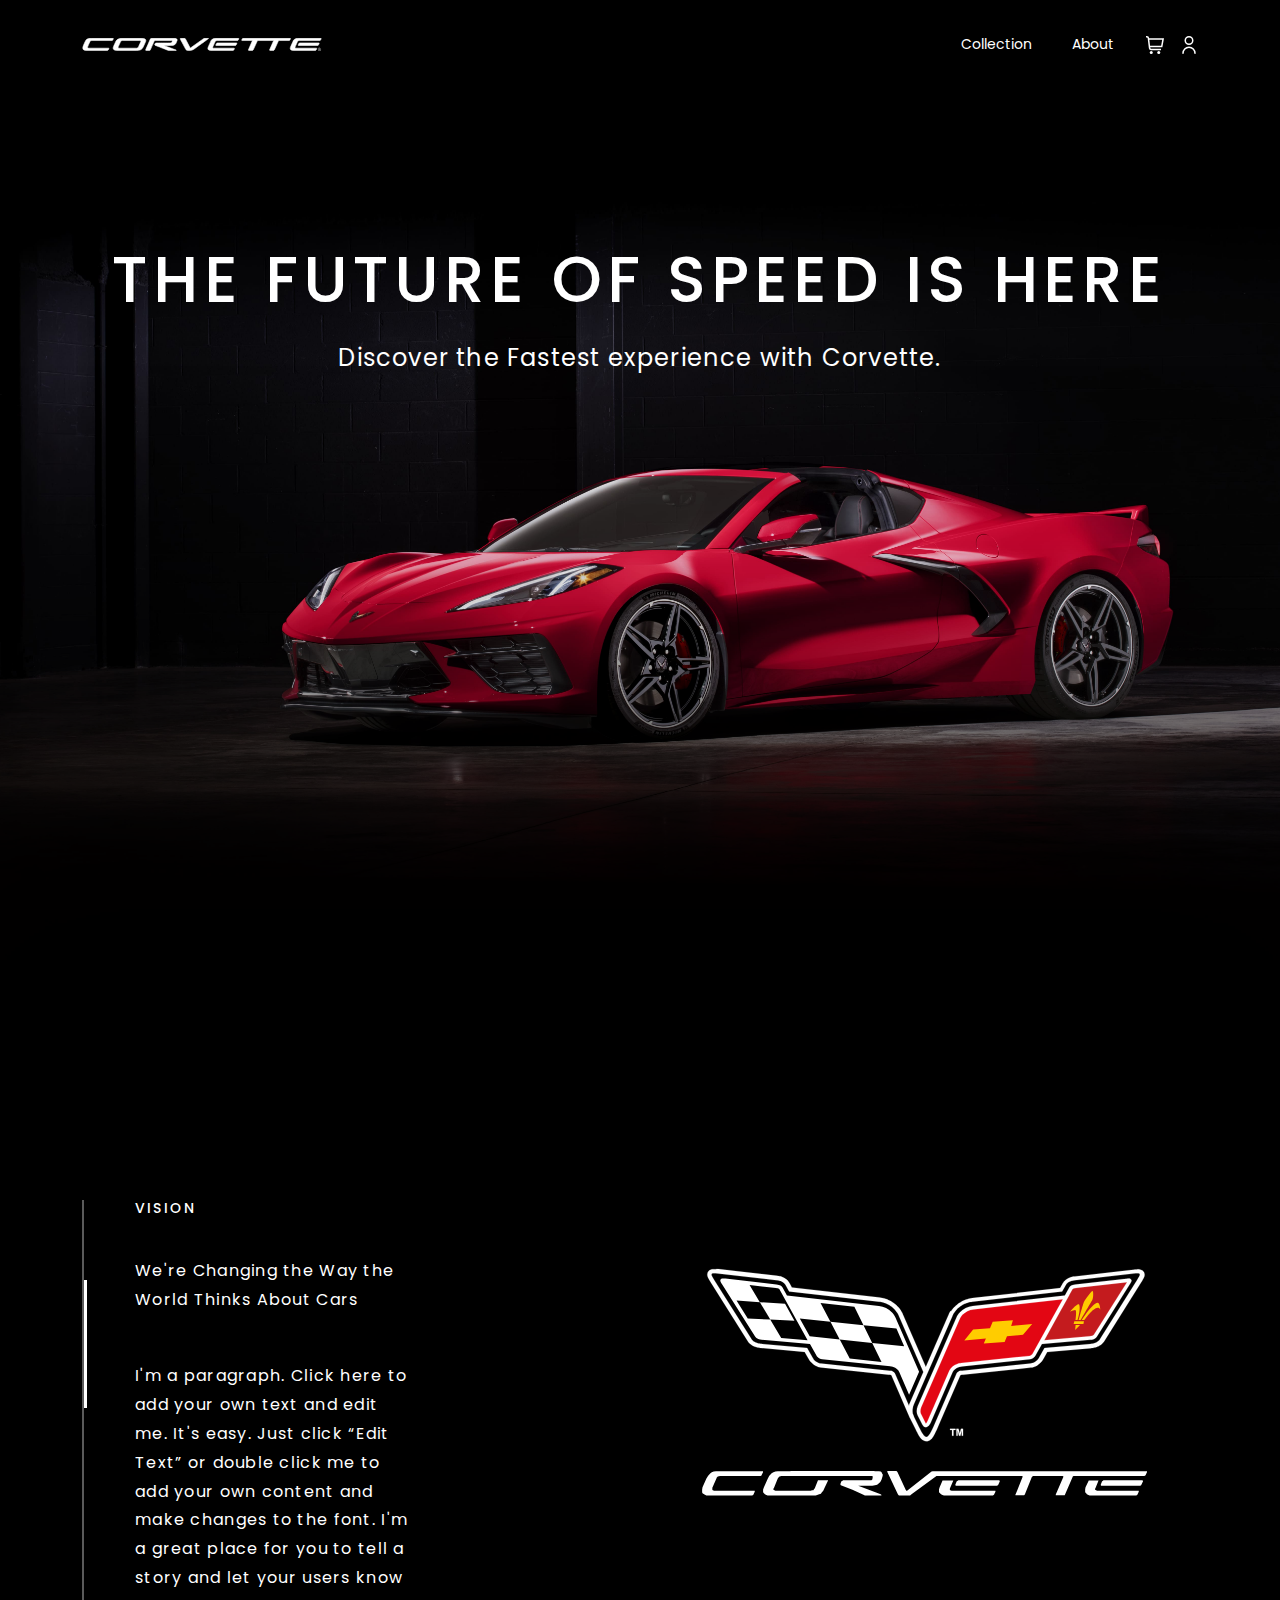
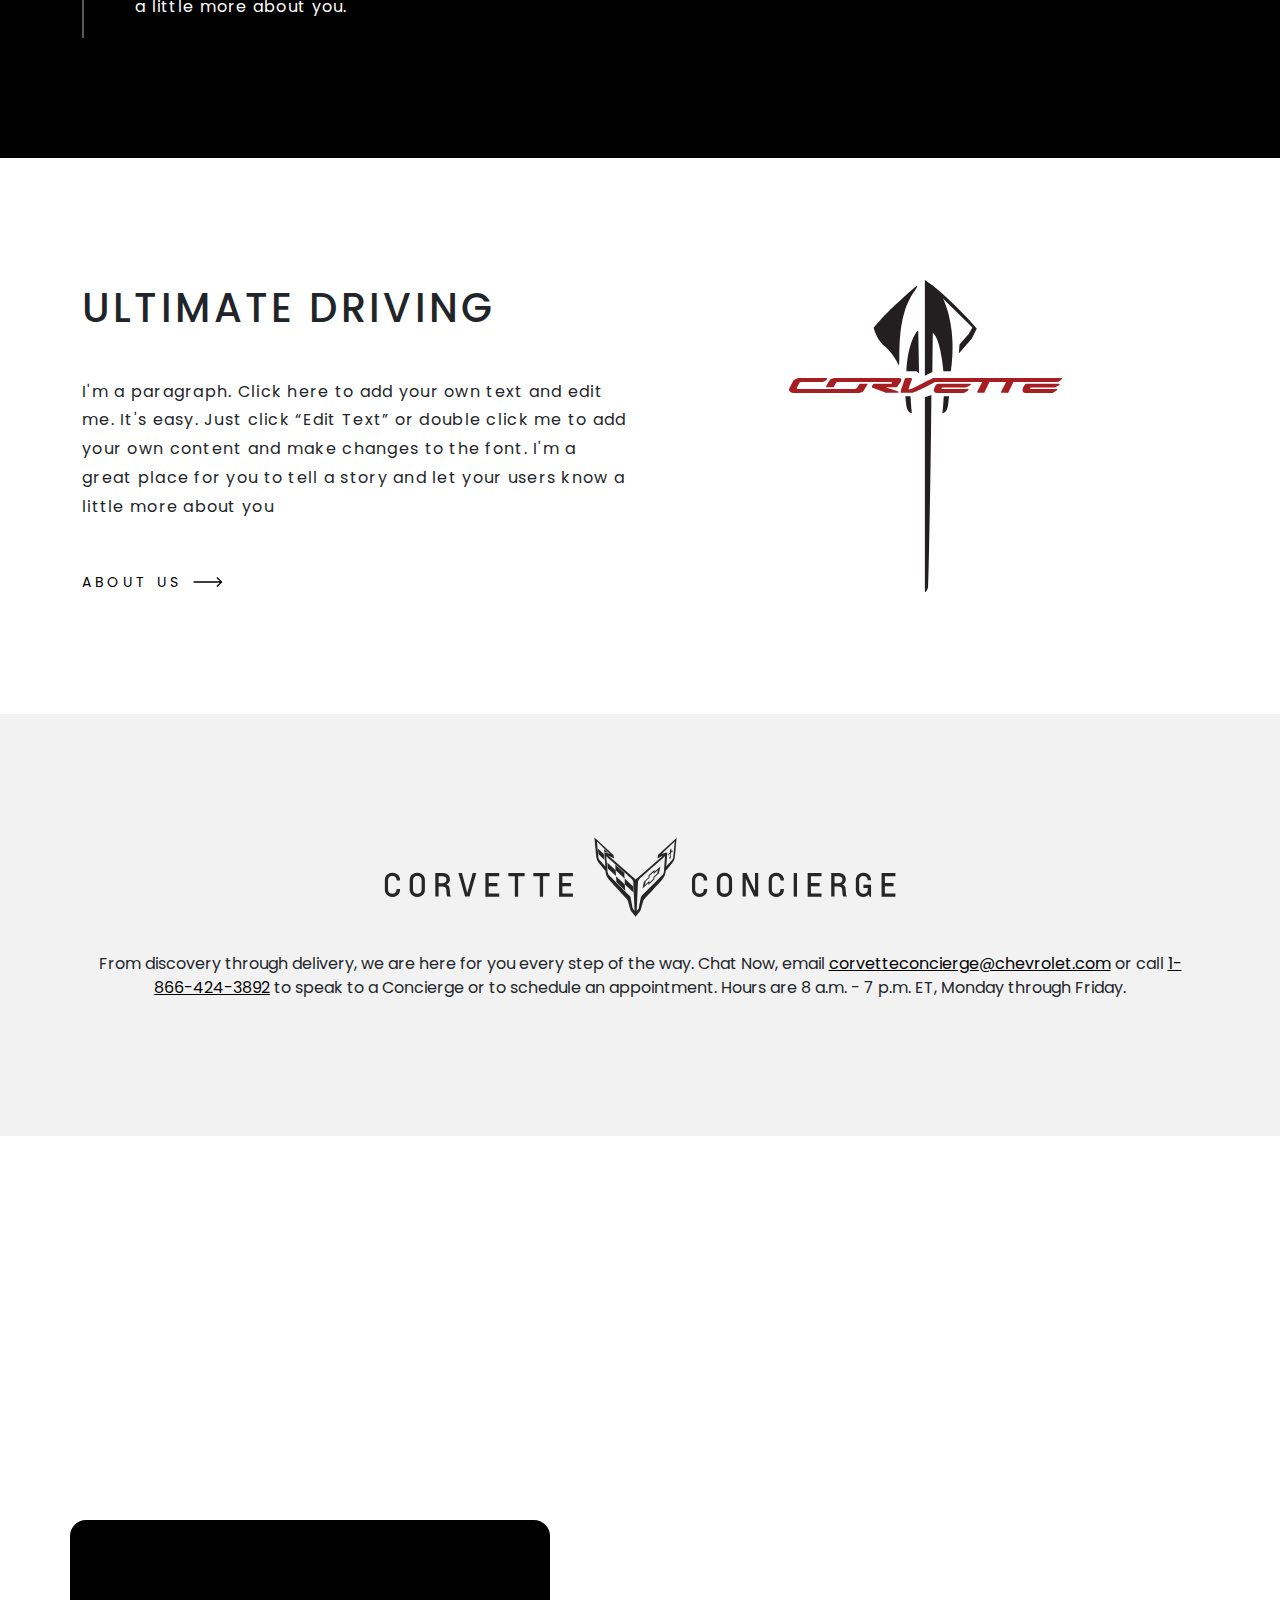
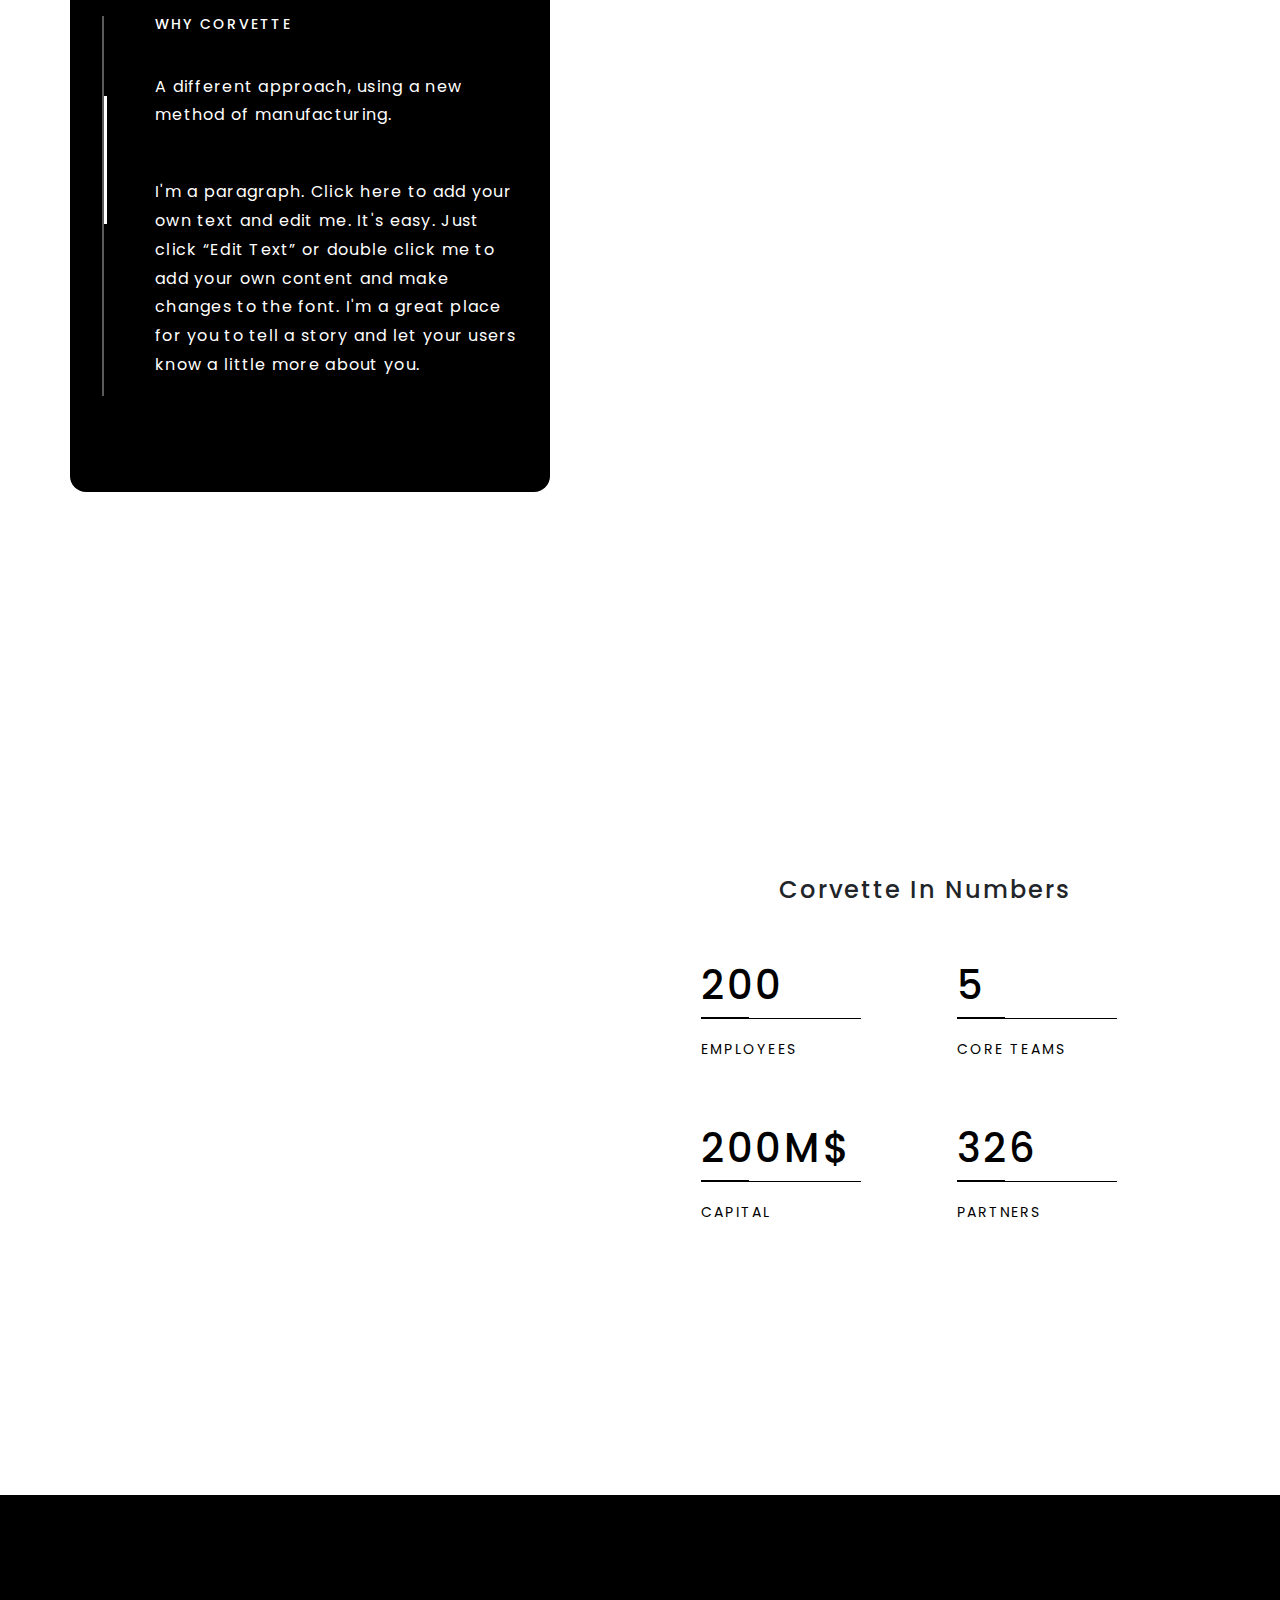
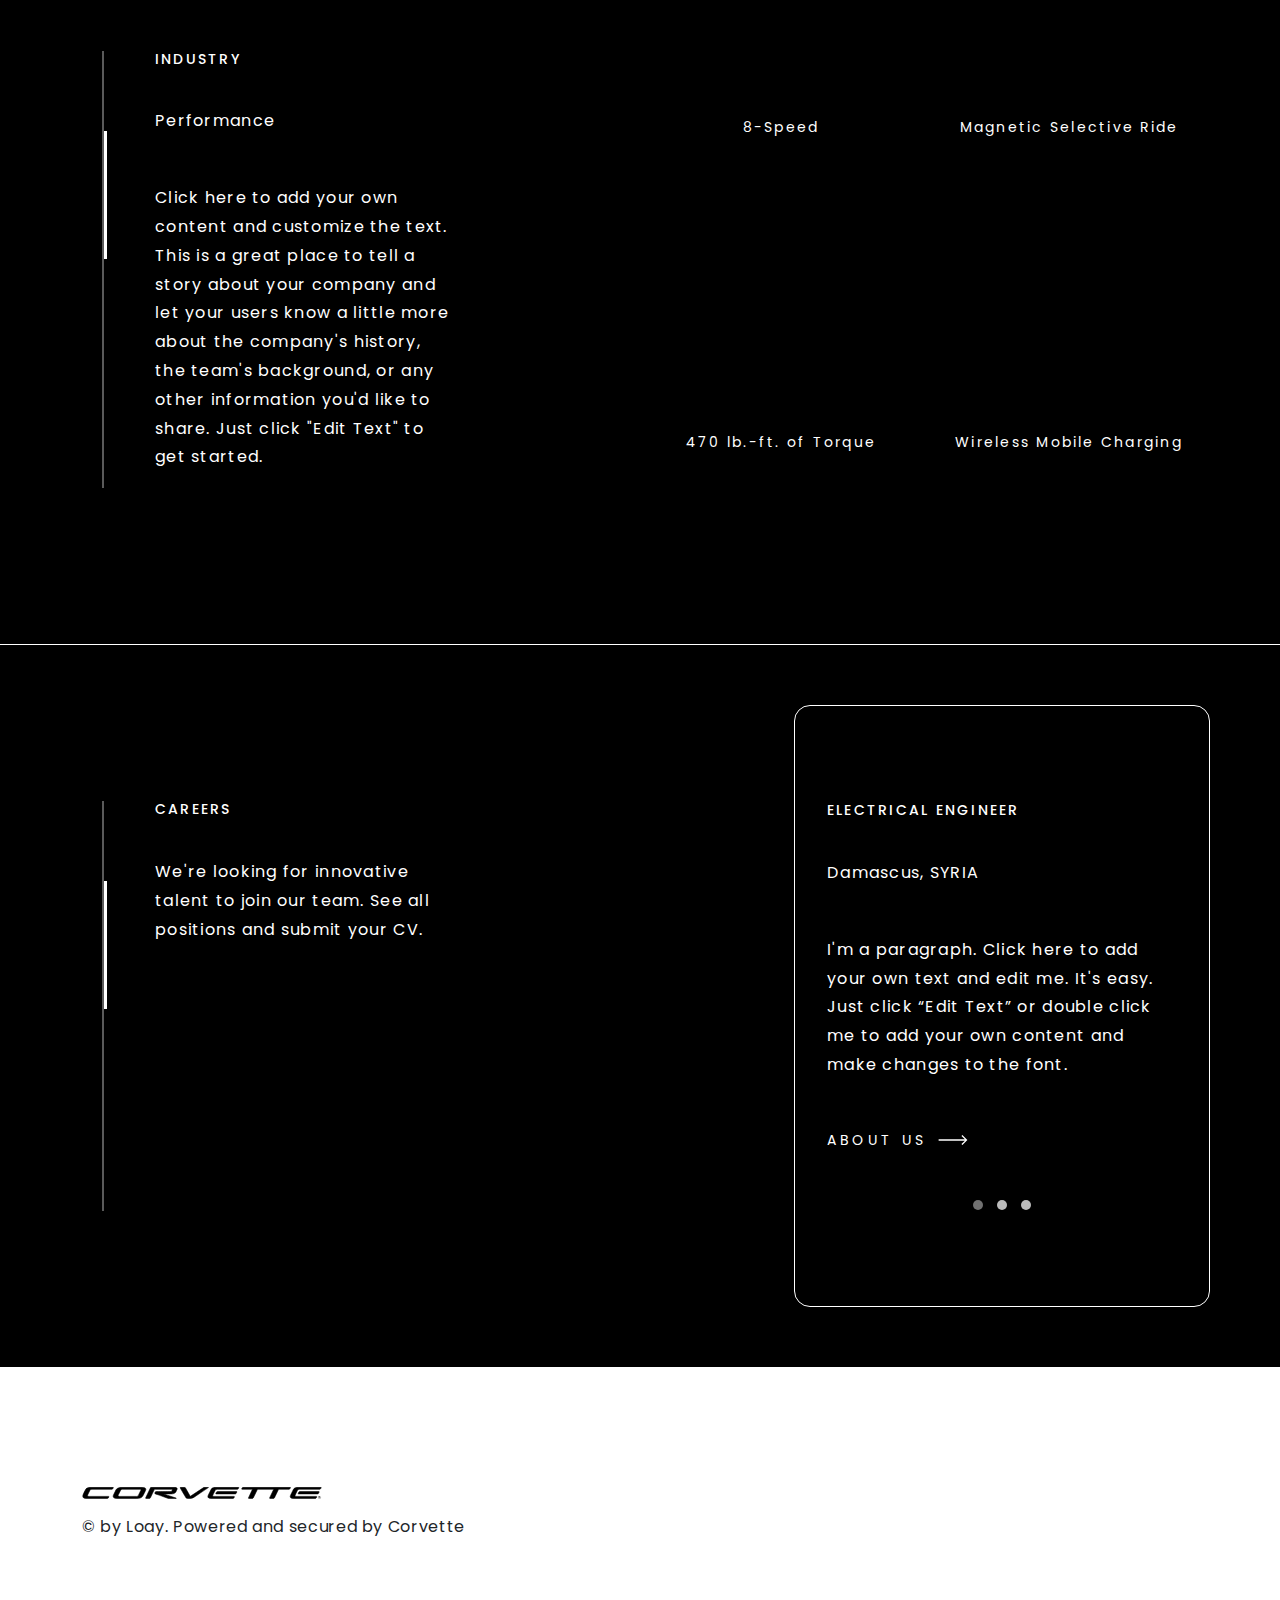
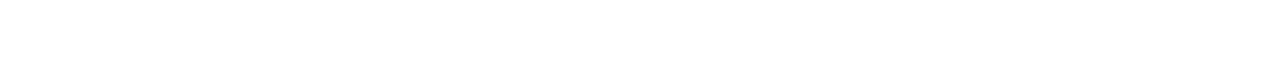
<file: index.html>
<!DOCTYPE html>
<html lang="en">
  <head>
    <title>Corvette</title>
    <meta charset="UTF-8" />
    <meta name="viewport" content="width=device-width, initial-scale=1.0" />
    <link rel="website icon" type="png" href="./img/corvette-logo2.svg" />
    <link rel="stylesheet" href="./CSS/main-style.css" />
    <link rel="stylesheet" href="./CSS/index-style.css" />
    <link rel="stylesheet" href="./CSS/bootstrap.min.css" />
  </head>

  <body>
    <header id="header">
      <nav class="container">
        <a href="index.html" class="nav-logo"
          ><img
            src="./img/corvette-logo.svg"
            alt=""
            width="240px"
            loading="lazy"
        /></a>
        <div class="nav-container">
          <ul class="nav-list">
            <li class="dropdown">
              <a href="collection.html" target="_blank" class="dropbtn">
                Collection
              </a>
            </li>
            <li class="dropdown">
              <a href="about.html" target="_blank" class="dropbtn">About</a>
            </li>
          </ul>
          <div class="nav-actions">
            <!-- Cart button -->
            <a href="cart.html" target="_blank"
              ><img src="./img/cart.svg" alt="" width="18" loading="lazy"
            /></a>

            <!-- Login button -->
            <div class="login-btn" id="login-btn">
              <img src="./img/user.svg" alt="" width="18" loading="lazy" />
            </div>
            <!-- Toggle button -->
            <div class="nav-toggle" id="nav-toggle">
              <img src="./img/menu.svg" alt="" width="18" loading="lazy" />
            </div>
          </div>
        </div>
        <!-- Close button -->
        <div class="nav-close" id="nav-close">
          <img src="./img/cross.svg" alt="" width="18" loading="lazy" />
        </div>
      </nav>
    </header>
    <!--==================== LOGIN/SIGN UP ====================-->
    <div class="wrapper" id="wrapper">
      <div class="form-wrapper">
        <div class="form-logo">
          <img src="./img/blackLogo.svg" alt="" width="180px" loading="lazy" />
        </div>
        <div class="form-container">
          <div class="slide-controls">
            <input type="radio" name="slide" id="login" checked />
            <input type="radio" name="slide" id="signup" />
            <label for="login" class="the-slide login">Login</label>
            <label for="signup" class="the-slide signup">Signup</label>
            <div class="slider-tab"></div>
          </div>
          <div class="form-inner">
            <form action="" class="login">
              <div class="field">
                <input type="email" placeholder="Email Address" required />
              </div>
              <div class="field">
                <input type="password" placeholder="Password" required />
              </div>
              <div class="pass-link">
                <a href="#" class="login-forgot">Forgot Password?</a>
              </div>
              <div class="field btn">
                <div class="btn-layer"></div>
                <input type="submit" value="Login" />
              </div>
              <div class="signup-link">
                Not a member? <a href="">Signup now</a>
              </div>
            </form>
            <form action="" class="signup">
              <div class="field">
                <input type="text" placeholder="Email Address" required />
              </div>
              <div class="field">
                <input type="password" placeholder="Password" required />
              </div>
              <div class="field">
                <input
                  type="password"
                  placeholder="Confirm Password"
                  required
                />
              </div>
              <div class="field btn">
                <div class="btn-layer"></div>
                <input type="submit" value="Signup" />
              </div>
            </form>
          </div>
        </div>
        <div class="login-close" id="login-close">
          <img src="./img/cross.svg" alt="" width="24" loading="lazy" />
        </div>
      </div>
    </div>
    <main>
      <section class="section-1 lazy-background" data-src="./img/1030248.jpg">
        <div class="slider-text">
          <h1 class="slider-head">THE FUTURE OF SPEED IS HERE</h1>
          <p class="slider-par">
            Discover the Fastest experience with Corvette.
          </p>
        </div>
      </section>
      <section class="section-2">
        <div class="container">
          <div class="row">
            <div class="left-row col-lg-6">
              <div class="left-lines">
                <div class="first-line"></div>
                <div class="second-line"></div>
              </div>
              <div class="line-text">
                <h2 class="line-head">VISION</h2>
                <p class="line-first">
                  We're Changing the Way the World Thinks About Cars
                </p>
                <p class="line-second">
                  I'm a paragraph. Click here to add your own text and edit me.
                  It's easy. Just click “Edit Text” or double click me to add
                  your own content and make changes to the font. I'm a great
                  place for you to tell a story and let your users know a little
                  more about you.
                </p>
              </div>
            </div>
            <div class="col-lg-6">
              <img src="./img/corvette.svg" alt="" loading="lazy" />
            </div>
          </div>
        </div>
      </section>
      <section class="section-3">
        <div class="container">
          <div class="row">
            <div class="left-row col-lg-6">
              <h3>ULTIMATE DRIVING</h3>
              <p>
                I'm a paragraph. Click here to add your own text and edit me.
                It's easy. Just click “Edit Text” or double click me to add your
                own content and make changes to the font. I'm a great place for
                you to tell a story and let your users know a little more about
                you
              </p>
              <a class="cta">
                <span class="hover-underline-animation">About Us</span>
                <svg
                  id="arrow-horizontal"
                  xmlns="http://www.w3.org/2000/svg"
                  width="30"
                  height="10"
                  viewBox="0 0 46 16"
                >
                  <path
                    id="Path_10"
                    data-name="Path 10"
                    d="M8,0,6.545,1.455l5.506,5.506H-30V9.039H12.052L6.545,14.545,8,16l8-8Z"
                    transform="translate(30)"
                  ></path>
                </svg>
              </a>
            </div>
            <div class="right-row col-lg-6">
              <img
                src="./img/corvette-logo2.svg"
                alt=""
                width="50%"
                loading="lazy"
              />
            </div>
          </div>
        </div>
      </section>
      <section class="section-4">
        <div class="container">
          <img
            src="./img/2024-corvette-concierge-01.svg"
            alt=""
            loading="lazy"
          />
          <p>
            <span
              >From discovery through delivery, we are here for you every step
              of the way. Chat Now, email
              <a
                class="email stat-text-link"
                href="mailto:mailto:corvetteconcierge@chevrolet.com"
                >corvetteconcierge@chevrolet.com</a
              >
              or call
              <a class="telephone stat-text-link" href="tel:tel:18664243892"
                >1-866-424-3892</a
              >
              to speak to a Concierge or to schedule an appointment. Hours are 8
              a.m. - 7 p.m. ET, Monday through Friday.</span
            >
          </p>
        </div>
      </section>
      <section class="section-5"><div class="container"></div></section>
      <section class="section-6 lazy-background" data-src="./img/1156058.jpg">
        <div class="container">
          <div class="row">
            <div class="left-row col-lg-6">
              <div class="left-lines">
                <div class="first-line"></div>
                <div class="second-line"></div>
              </div>
              <div class="line-text">
                <h2 class="line-head">WHY CORVETTE</h2>
                <p class="line-first">
                  A different approach, using a new method of manufacturing.
                </p>
                <p class="line-second">
                  I'm a paragraph. Click here to add your own text and edit me.
                  It's easy. Just click “Edit Text” or double click me to add
                  your own content and make changes to the font. I'm a great
                  place for you to tell a story and let your users know a little
                  more about you.
                </p>
              </div>
            </div>
          </div>
        </div>
      </section>
      <section class="section-7">
        <div class="container">
          <div class="row">
            <div class="left-row col-lg-6">
              <img
                src="./img/Corvette Skull.svg"
                alt=""
                width="50%"
                loading="lazy"
              />
            </div>
            <div class="right-row col-lg-6">
              <h4>Corvette In Numbers</h4>
              <div class="box-container">
                <div>
                  <div class="icon-box">
                    <h1>200</h1>
                    <div class="lines">
                      <hr class="line" id="first-line" />
                      <hr class="line" id="second-line" />
                    </div>
                    <div class="icon">EMPLOYEES</div>
                  </div>
                </div>

                <div>
                  <div class="icon-box">
                    <h1>5</h1>
                    <div class="lines">
                      <hr class="line" id="first-line" />
                      <hr class="line" id="second-line" />
                    </div>
                    <div class="icon">CORE TEAMS</div>
                  </div>
                </div>

                <div>
                  <div class="icon-box">
                    <h1>200M$</h1>
                    <div class="lines">
                      <hr class="line" id="first-line" />
                      <hr class="line" id="second-line" />
                    </div>
                    <div class="icon">CAPITAL</div>
                  </div>
                </div>

                <div>
                  <div class="icon-box">
                    <h1>326</h1>
                    <div class="lines">
                      <hr class="line" id="first-line" />
                      <hr class="line" id="second-line" />
                    </div>
                    <div class="icon">PARTNERS</div>
                  </div>
                </div>
              </div>
            </div>
          </div>
        </div>
      </section>
      <section class="section-8">
        <div class="container">
          <div class="row">
            <div class="left-row col-lg-6">
              <div class="left-lines">
                <div class="first-line"></div>
                <div class="second-line"></div>
              </div>
              <div class="line-text">
                <h2 class="line-head">INDUSTRY</h2>
                <p class="line-first">Performance</p>
                <p class="line-second">
                  Click here to add your own content and customize the text.
                  This is a great place to tell a story about your company and
                  let your users know a little more about the company's history,
                  the team's background, or any other information you'd like to
                  share. Just click "Edit Text" to get started.
                </p>
              </div>
            </div>
            <div class="right-row col-lg-6">
              <div>
                <div class="icon-box">
                  <img src="./img/speed.svg" alt="" loading="lazy" />
                  <div class="icon">8-Speed</div>
                </div>
              </div>

              <div>
                <div class="icon-box">
                  <img src="./img/suspention.svg" alt="" loading="lazy" />
                  <div class="icon">Magnetic Selective Ride</div>
                </div>
              </div>

              <div>
                <div class="icon-box">
                  <img src="./img/torque.svg" alt="" loading="lazy" />
                  <div class="icon">470 lb.-ft. of Torque</div>
                </div>
              </div>

              <div>
                <div class="icon-box">
                  <img src="./img/phone.svg" alt="" loading="lazy" />
                  <div class="icon">Wireless Mobile Charging</div>
                </div>
              </div>
            </div>
          </div>
        </div>
      </section>
      <section class="section-9">
        <div class="container">
          <div class="row">
            <div class="left-row col-lg-6">
              <div class="left-lines">
                <div class="first-line"></div>
                <div class="second-line"></div>
              </div>
              <div class="line-text">
                <h2 class="line-head">CAREERS</h2>
                <p class="line-first">
                  We're looking for innovative talent to join our team. See all
                  positions and submit your CV.
                </p>
              </div>
            </div>
            <div class="right-row col-lg-6">
              <!-- Slideshow container -->
              <div class="slideshow-container">
                <!-- Full-width images with number and caption text -->
                <div class="mySlides fading">
                  <div class="line-text">
                    <h2 class="line-head">ELECTRICAL ENGINEER</h2>
                    <p class="line-first">Damascus, SYRIA</p>
                    <p class="line-second">
                      I'm a paragraph. Click here to add your own text and edit
                      me. It's easy. Just click “Edit Text” or double click me
                      to add your own content and make changes to the font.
                    </p>
                    <button class="cta">
                      <span class="hover-underline-animation">About Us</span>
                      <svg
                        xmlns="http://www.w3.org/2000/svg"
                        id="arrow-horizontal"
                        width="30"
                        height="10"
                        viewBox="0 0 46 16"
                      >
                        <path
                          id="Path_10"
                          data-name="Path 10"
                          d="M8,0,6.545,1.455l5.506,5.506H-30V9.039H12.052L6.545,14.545,8,16l8-8Z"
                          transform="translate(30)"
                          fill="#ffffff"
                        />
                      </svg>
                    </button>
                  </div>
                </div>

                <div class="mySlides fading">
                  <div class="line-text">
                    <h2 class="line-head">AI RESEARCHER</h2>
                    <p class="line-first">Damascus, SYRIA</p>
                    <p class="line-second">
                      I'm a paragraph. Click here to add your own text and edit
                      me. It's easy. Just click “Edit Text” or double click me
                      to add your own content and make changes to the font.
                    </p>
                    <button class="cta">
                      <span class="hover-underline-animation">About Us</span>
                      <svg
                        xmlns="http://www.w3.org/2000/svg"
                        id="arrow-horizontal"
                        width="30"
                        height="10"
                        viewBox="0 0 46 16"
                      >
                        <path
                          id="Path_10"
                          data-name="Path 10"
                          d="M8,0,6.545,1.455l5.506,5.506H-30V9.039H12.052L6.545,14.545,8,16l8-8Z"
                          transform="translate(30)"
                          fill="#ffffff"
                        />
                      </svg>
                    </button>
                  </div>
                </div>

                <div class="mySlides fading">
                  <div class="line-text">
                    <h2 class="line-head">DEEP LEARNING ENGINEER</h2>
                    <p class="line-first">Damascus, SYRIA</p>
                    <p class="line-second">
                      I'm a paragraph. Click here to add your own text and edit
                      me. It's easy. Just click “Edit Text” or double click me
                      to add your own content and make changes to the font.
                    </p>
                    <button class="cta">
                      <span class="hover-underline-animation">About Us</span>
                      <svg
                        xmlns="http://www.w3.org/2000/svg"
                        id="arrow-horizontal"
                        width="30"
                        height="10"
                        viewBox="0 0 46 16"
                      >
                        <path
                          id="Path_10"
                          data-name="Path 10"
                          d="M8,0,6.545,1.455l5.506,5.506H-30V9.039H12.052L6.545,14.545,8,16l8-8Z"
                          transform="translate(30)"
                          fill="#ffffff"
                        />
                      </svg>
                    </button>
                  </div>
                </div>
              </div>

              <!-- The dots/circles -->
              <div class="dots">
                <span class="dot" onclick="currentSlide(1)"></span>
                <span class="dot" onclick="currentSlide(2)"></span>
                <span class="dot" onclick="currentSlide(3)"></span>
              </div>
            </div>
          </div>
        </div>
      </section>
    </main>
    <footer>
      <div class="container">
        <div class="row">
          <div class="first-row col-lg-6">
            <img
              src="./img/blackLogo.svg"
              alt=""
              width="240px"
              loading="lazy"
            />
            <p>© by Loay. Powered and secured by Corvette</p>
          </div>
        </div>
      </div>
    </footer>
    <script src="./JS/main.js"></script>
    <script src="./JS/index.js"></script>
  </body>
</html>
</file>
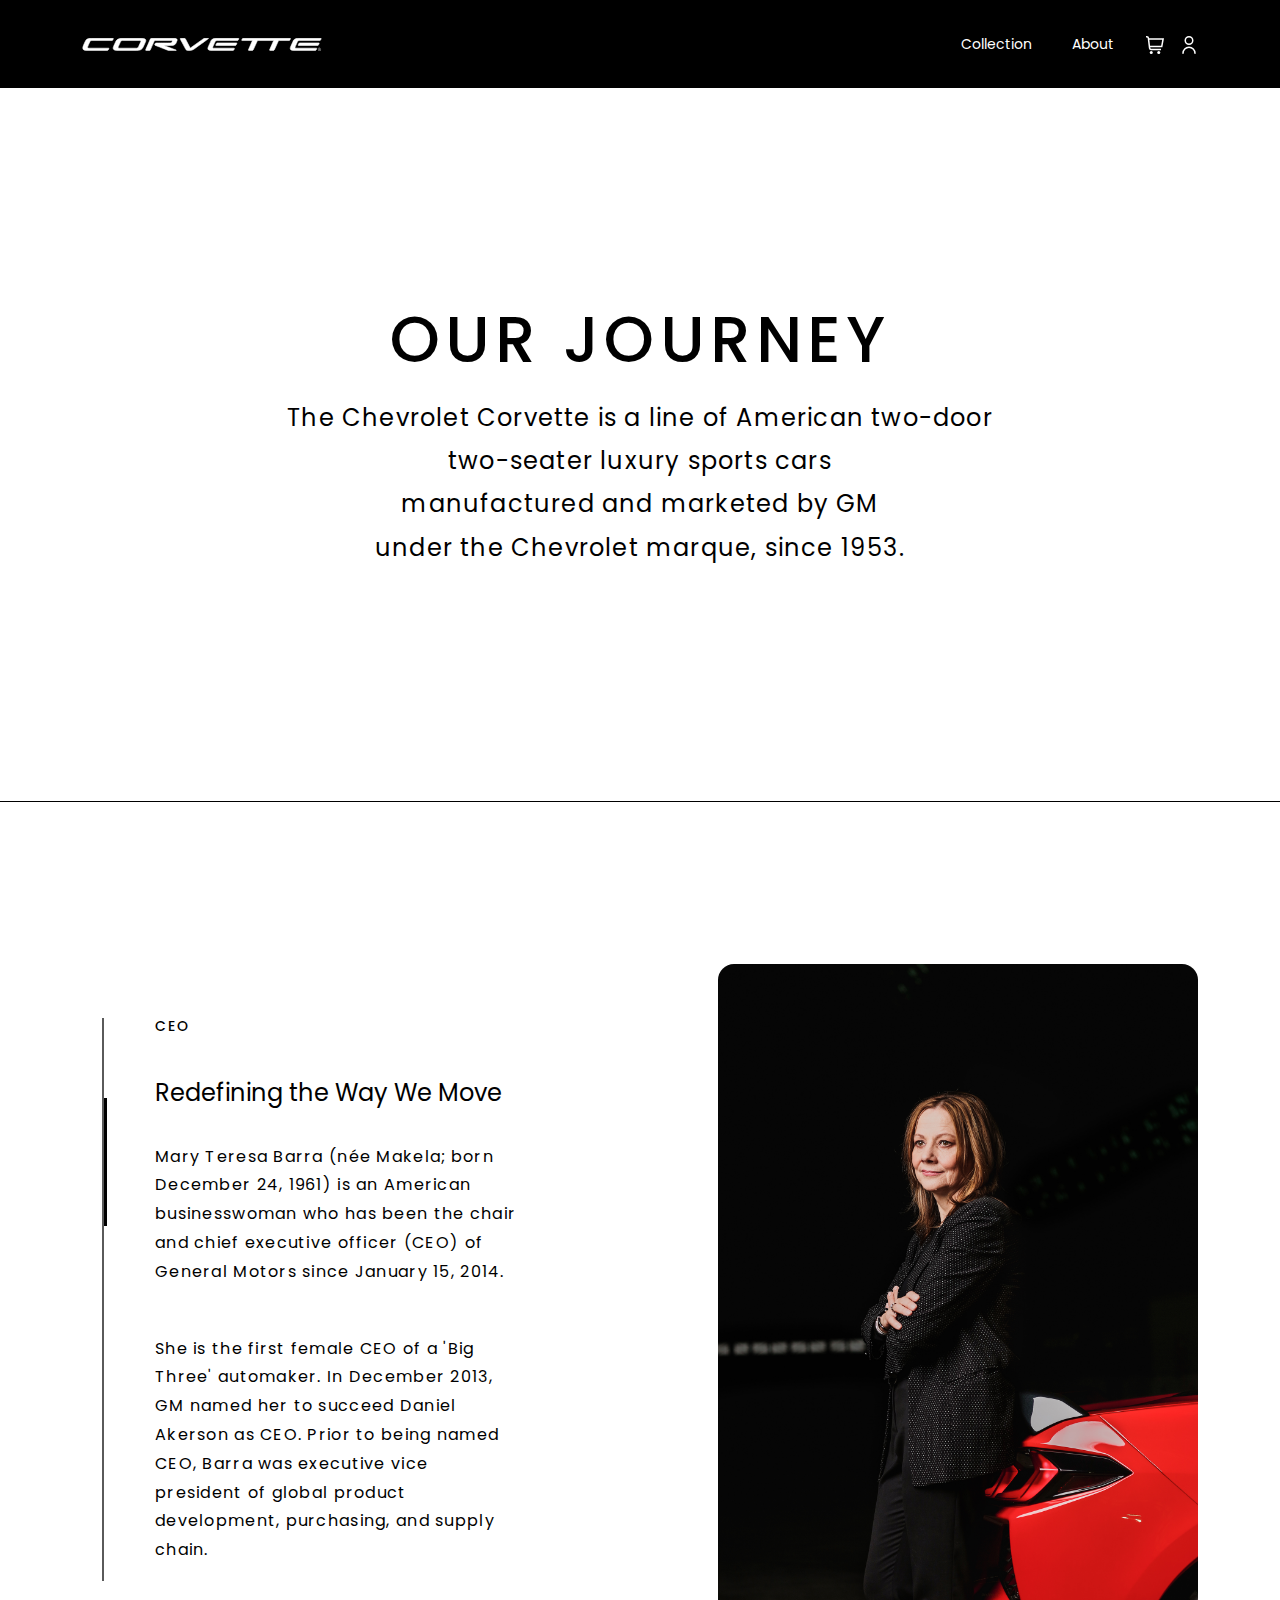
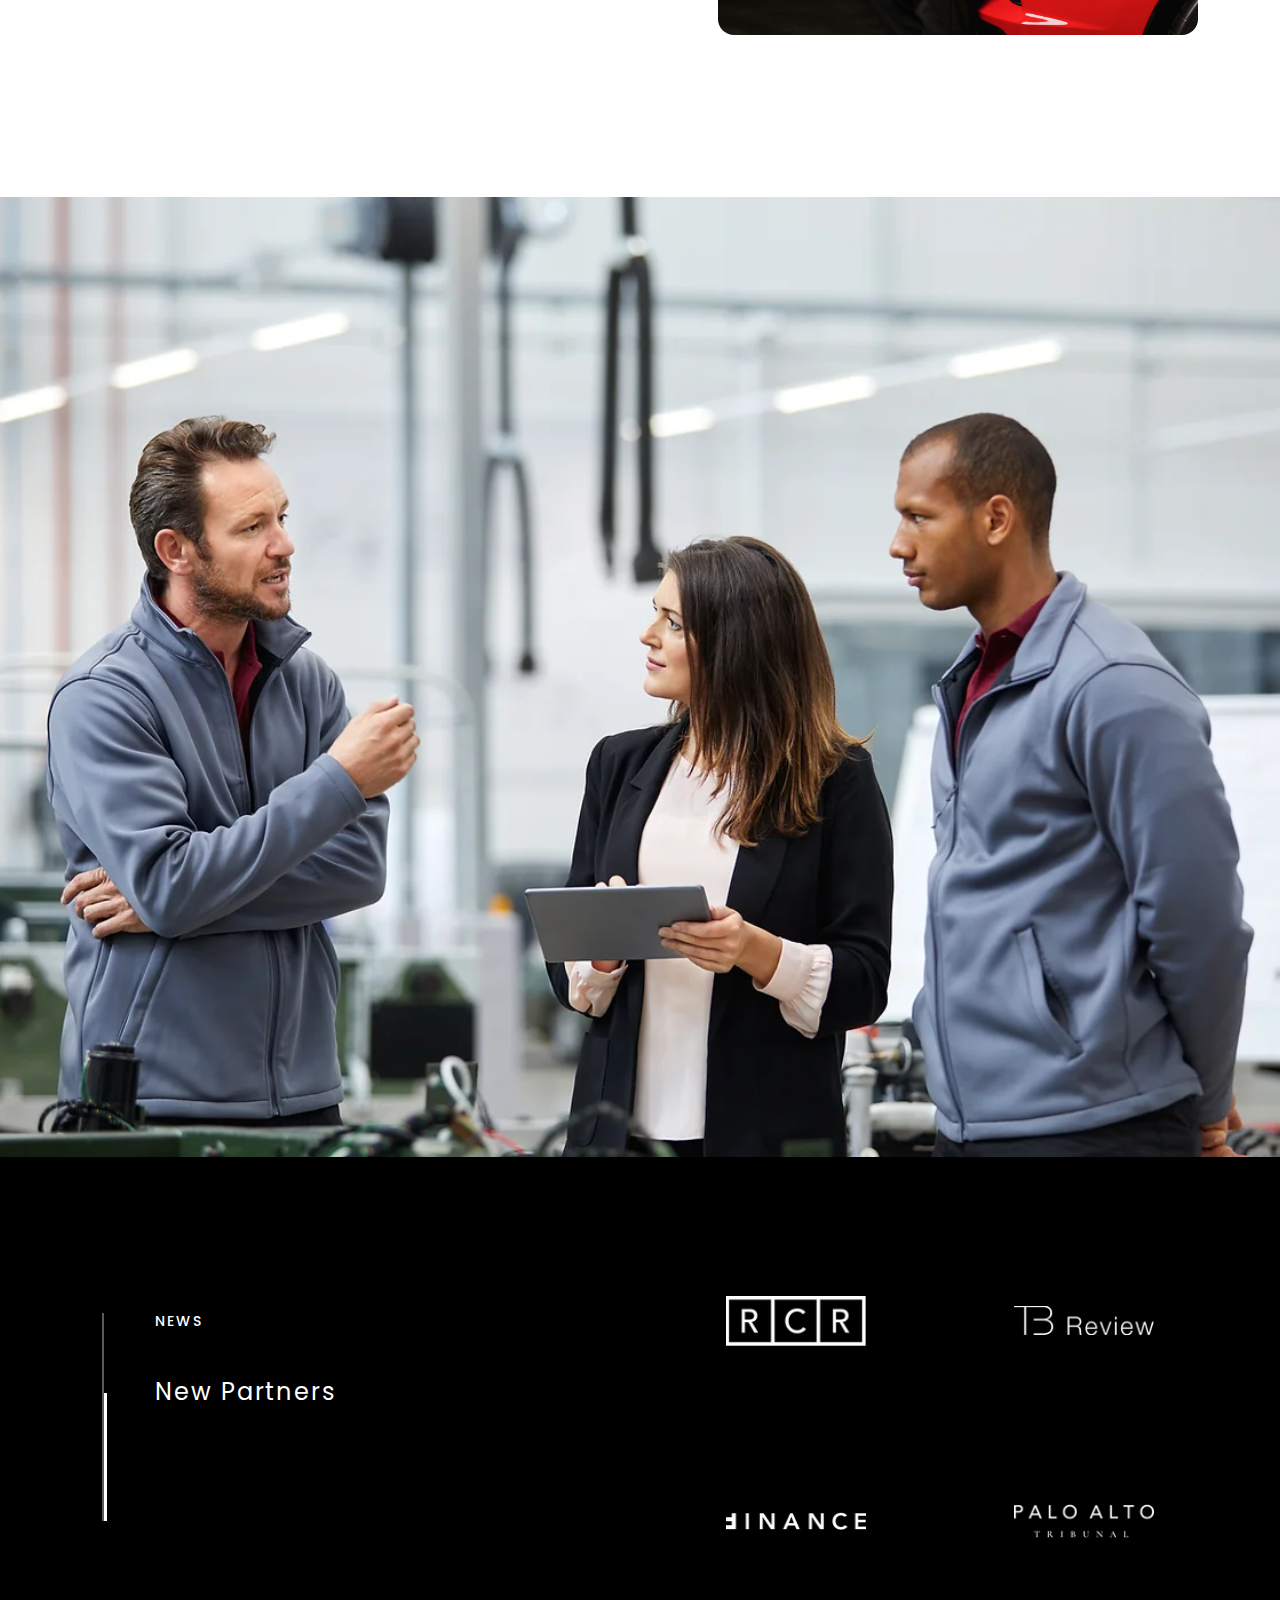
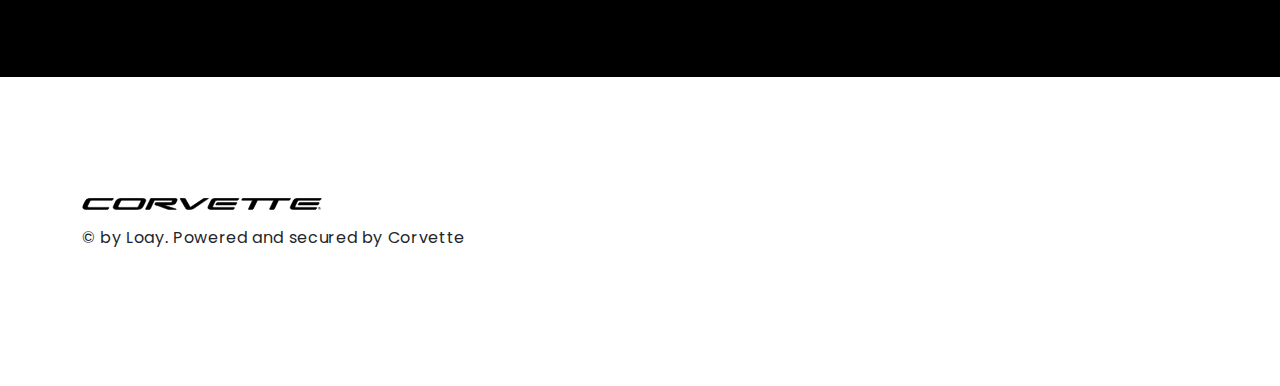
<file: about.html>
<!DOCTYPE html>
<html lang="en">
  <head>
    <title>Corvette</title>
    <meta charset="UTF-8" />
    <meta name="viewport" content="width=device-width, initial-scale=1.0" />
    <link rel="website icon" type="png" href="./img/corvette-logo2.svg" />
    <link rel="stylesheet" href="./CSS/main-style.css" />
    <link rel="stylesheet" href="./CSS/about-style.css" />
    <link rel="stylesheet" href="./CSS/bootstrap.min.css" />
  </head>

  <body>
    <header id="header">
      <nav class="container">
        <a href="index.html" class="nav-logo"
          ><img
            src="./img/corvette-logo.svg"
            alt=""
            width="240px"
            loading="lazy"
        /></a>
        <div class="nav-container">
          <ul class="nav-list">
            <li class="dropdown">
              <a href="collection.html" target="_blank" class="dropbtn">
                Collection
              </a>
            </li>
            <li class="dropdown">
              <a href="about.html" target="_blank" class="dropbtn">About</a>
            </li>
          </ul>
          <div class="nav-actions">
            <!-- Cart button -->
            <a href="cart.html" target="_blank"
              ><img src="./img/cart.svg" alt="" width="18" loading="lazy"
            /></a>

            <!-- Login button -->
            <div class="login-btn" id="login-btn">
              <img src="./img/user.svg" alt="" width="18" loading="lazy" />
            </div>
            <!-- Toggle button -->
            <div class="nav-toggle" id="nav-toggle">
              <img src="./img/menu.svg" alt="" width="18" loading="lazy" />
            </div>
          </div>
        </div>
        <!-- Close button -->
        <div class="nav-close" id="nav-close">
          <img src="./img/cross.svg" alt="" width="18" loading="lazy" />
        </div>
      </nav>
    </header>
    <!--==================== LOGIN/SIGN UP ====================-->
    <div class="wrapper" id="wrapper">
      <div class="form-wrapper">
        <div class="form-logo">
          <img src="./img/blackLogo.svg" alt="" width="180px" loading="lazy" />
        </div>
        <div class="form-container">
          <div class="slide-controls">
            <input type="radio" name="slide" id="login" checked />
            <input type="radio" name="slide" id="signup" />
            <label for="login" class="the-slide login">Login</label>
            <label for="signup" class="the-slide signup">Signup</label>
            <div class="slider-tab"></div>
          </div>
          <div class="form-inner">
            <form action="" class="login">
              <div class="field">
                <input type="email" placeholder="Email Address" required />
              </div>
              <div class="field">
                <input type="password" placeholder="Password" required />
              </div>
              <div class="pass-link">
                <a href="#" class="login-forgot">Forgot Password?</a>
              </div>
              <div class="field btn">
                <div class="btn-layer"></div>
                <input type="submit" value="Login" />
              </div>
              <div class="signup-link">
                Not a member? <a href="">Signup now</a>
              </div>
            </form>
            <form action="" class="signup">
              <div class="field">
                <input type="text" placeholder="Email Address" required />
              </div>
              <div class="field">
                <input type="password" placeholder="Password" required />
              </div>
              <div class="field">
                <input
                  type="password"
                  placeholder="Confirm Password"
                  required
                />
              </div>
              <div class="field btn">
                <div class="btn-layer"></div>
                <input type="submit" value="Signup" />
              </div>
            </form>
          </div>
        </div>
        <div class="login-close" id="login-close">
          <img src="./img/cross.svg" alt="" width="24" loading="lazy" />
        </div>
      </div>
    </div>
    <main>
      <section class="section-1">
        <div class="slider-text">
          <h1 class="slider-head">OUR JOURNEY</h1>
          <p class="slider-par">
            The Chevrolet Corvette is a line of American two-door<br />two-seater
            luxury sports cars<br />manufactured and marketed by GM<br />under
            the Chevrolet marque, since 1953.
          </p>
        </div>
      </section>
      <section class="section-2">
        <div class="container">
          <div class="row">
            <div class="left-row col-lg-6">
              <div class="left-lines">
                <div class="first-line"></div>
                <div class="second-line"></div>
              </div>
              <div class="line-text">
                <h2>CEO</h2>
                <span>Redefining the Way We Move</span>
                <p>
                  Mary Teresa Barra (née Makela; born December 24, 1961) is an
                  American businesswoman who has been the chair and chief
                  executive officer (CEO) of General Motors since January 15,
                  2014.
                </p>
                <p>
                  She is the first female CEO of a 'Big Three' automaker. In
                  December 2013, GM named her to succeed Daniel Akerson as CEO.
                  Prior to being named CEO, Barra was executive vice president
                  of global product development, purchasing, and supply chain.
                </p>
              </div>
            </div>
            <div class="right-row col-lg-6">
              <img src="./img/ceo.jpg" alt="" loading="lazy" />
            </div>
          </div>
        </div>
      </section>
      <section class="section-3"></section>
      <section class="section-4">
        <div class="container">
          <div class="row">
            <div class="left-row col-lg-6">
              <div class="left-lines">
                <div class="first-line"></div>
                <div class="second-line"></div>
              </div>
              <div class="line-text">
                <h2>NEWS</h2>
                <p>New Partners</p>
              </div>
            </div>
            <div class="right-row col-lg-6">
              <div>
                <div class="icon-box">
                  <img src="./img/RCR-01.webp" alt="" loading="lazy" />
                </div>
              </div>

              <div>
                <div class="icon-box">
                  <img src="./img/TB_Review-01.webp" alt="" loading="lazy" />
                </div>
              </div>

              <div>
                <div class="icon-box">
                  <img src="./img/Finance-01.webp" alt="" loading="lazy" />
                </div>
              </div>

              <div>
                <div class="icon-box">
                  <img
                    src="./img/Palo_Alto_Tribunal-01.webp"
                    alt=""
                    loading="lazy"
                  />
                </div>
              </div>
            </div>
          </div>
        </div>
      </section>
    </main>
    <footer>
      <div class="container">
        <div class="row">
          <div class="first-row col-lg-6">
            <img
              src="./img/blackLogo.svg"
              alt=""
              width="240px"
              loading="lazy"
            />
            <p>© by Loay. Powered and secured by Corvette</p>
          </div>
        </div>
      </div>
    </footer>
    <script src="./JS/main.js"></script>
  </body>
</html>
</file>
<file: CSS/main-style.css>
/*<=============== ROOT ===============>*/
@import url("https://fonts.googleapis.com/css2?family=Poppins:ital,wght@0,100;0,200;0,300;0,400;0,500;0,600;0,700;0,800;0,900;1,100;1,200;1,300;1,400;1,500;1,600;1,700;1,800;1,900&display=swap");
* {
  box-sizing: border-box;
  margin: 0;
  padding: 0;
}
/* *::selection {
  color: red;
  background-color: white;
} */
body {
  font-family: Poppins !important;
}
section {
  background: white;
  padding: 120px 0;
  overflow: hidden;
}

a {
  text-decoration: none !important;
}
ul {
  list-style: none;
}

.cta {
  border: none;
  background: none;
  cursor: pointer;
  text-align: start;
}

.cta span {
  padding-bottom: 7px;
  letter-spacing: 4px;
  font-size: 14px;
  padding-right: 15px;
  text-transform: uppercase;
}

.cta svg {
  transform: translateX(-8px);
  transition: all 0.3s ease;
}

.cta:hover svg {
  transform: translateX(0);
}

.cta:active svg {
  transform: scale(0.9);
}

.hover-underline-animation {
  position: relative;
  color: white;
  padding-bottom: 20px;
}

.hover-underline-animation:after {
  content: "";
  position: absolute;
  width: 100%;
  transform: scaleX(0);
  height: 2px;
  bottom: 0;
  left: 0;
  background-color: white;
  transform-origin: bottom right;
  transition: transform 0.25s ease-out;
}

.cta:hover .hover-underline-animation:after {
  transform: scaleX(1);
  transform-origin: bottom left;
}

/*<=============== HEADER ===============>*/
header {
  background-color: black;
  transition: top 0.5s;
  position: fixed;
  top: 0;
  left: 0;
  right: 0;
  z-index: 100;
  padding: 32px 0;
}

nav {
  display: flex;
  align-items: center;
}

.nav-logo {
  margin-right: auto;
}
.nav-container {
  display: flex;
  gap: 2rem;
  align-items: center;
}
.nav-list {
  display: flex;
  gap: 2.5rem;
  margin-bottom: 0 !important;
}
.nav-actions {
  display: flex;
  gap: 1rem;
}
.nav-toggle {
  display: none;
}

.nav-close {
  display: none;
  position: absolute;
  top: 1.15rem;
  right: 1.5rem;
}
.dropbtn {
  color: rgb(255 255 255);
  display: flex;
  align-items: center;
  gap: 0.5rem;
  background-color: transparent;
  border: none;
  font-size: 14px;
  transition: 0.5s;
}
.show-menu {
  top: 0;
}

/*<=============== LOGIN ===============>*/
.login-btn {
  cursor: pointer;
}
.wrapper {
  position: fixed;
  left: 0;
  top: 0;
  width: 100%;
  height: 100%;
  z-index: 1000;
  background-color: hsla(230, 75%, 15%, 0.1);
  backdrop-filter: blur(24px);
  padding: 8rem 1.5rem 0;
  opacity: 0;
  pointer-events: none;
  transition: opacity 0.4s;
}

.login-close {
  position: absolute;
  top: 2rem;
  right: 2rem;
  font-size: 1.5rem;
  color: hsl(230, 75%, 15%);
  cursor: pointer;
}

.form-wrapper {
  background-color: hsl(230, 100%, 97%);
  padding: 2rem 1.5rem 2.5rem;
  box-shadow: 0 8px 32px hsla(230, 75%, 15%, 0.2);
  border-radius: 1rem;
  row-gap: 1.25rem;
  display: grid;
  text-align: center;
  transform: translateY(-1rem);
  transition: transform 0.4s;
}
.form-wrapper .form-logo {
  display: flex;
  justify-content: center;
  width: 100%;
}

.form-wrapper .slide-controls {
  position: relative;
  display: flex;
  height: 50px;
  width: 100%;
  overflow: hidden;
  margin: 30px 0 10px 0;
  justify-content: space-between;
  border: 1px solid lightgrey;
  border-radius: 15px;
}
.slide-controls .the-slide {
  height: 100%;
  width: 100%;
  color: #fff;
  font-size: 18px;
  font-weight: 500;
  text-align: center;
  line-height: 48px;
  cursor: pointer;
  z-index: 1;
  transition: all 0.6s ease;
}
.slide-controls label.signup {
  color: #000;
}
.slide-controls .slider-tab {
  position: absolute;
  height: 100%;
  width: 50%;
  left: 0;
  z-index: 0;
  border-radius: 15px;
  background: -webkit-linear-gradient(
    right,
    #660000,
    #800000,
    #b30000,
    #e60000
  );
  transition: all 0.6s cubic-bezier(0.68, -0.55, 0.265, 1.55);
}
input[type="radio"] {
  display: none;
}
#signup:checked ~ .slider-tab {
  left: 50%;
}
#signup:checked ~ label.signup {
  color: #fff;
  cursor: default;
  user-select: none;
}
#signup:checked ~ label.login {
  color: #000;
}
#login:checked ~ label.signup {
  color: #000;
}
#login:checked ~ label.login {
  cursor: default;
  user-select: none;
}
.form-wrapper .form-container {
  width: 100%;
  overflow: hidden;
}
.form-container .form-inner {
  display: flex;
  width: 200%;
}
.form-container .form-inner form {
  width: 50%;
  transition: all 0.6s cubic-bezier(0.68, -0.55, 0.265, 1.55);
}
.form-inner form .field {
  height: 50px;
  width: 100%;
  margin-top: 20px;
}
.form-inner form .field input {
  height: 100%;
  width: 100%;
  outline: none;
  padding-left: 15px;
  border-radius: 15px;
  border: 1px solid lightgrey;
  border-bottom-width: 2px;
  font-size: 17px;
  transition: all 0.3s ease;
}
.form-inner form .field input:focus {
  border-color: #1a75ff;
  /* box-shadow: inset 0 0 3px #fb6aae; */
}
.form-inner form .field input::placeholder {
  color: #999;
  transition: all 0.3s ease;
}
form .field input:focus::placeholder {
  color: #1a75ff;
}
.form-inner form .pass-link {
  margin-top: 5px;
}
.form-inner form .signup-link {
  text-align: center;
  margin-top: 30px;
}
.form-inner form .pass-link a,
.form-inner form .signup-link a {
  color: #1a75ff;
  text-decoration: none;
}
.form-inner form .pass-link a:hover,
.form-inner form .signup-link a:hover {
  text-decoration: underline;
}
form .btn {
  height: 50px;
  width: 100%;
  border-radius: 15px;
  position: relative;
  overflow: hidden;
  padding: 0;
}
form .btn .btn-layer {
  height: 100%;
  width: 300%;
  position: absolute;
  left: -100%;
  background: -webkit-linear-gradient(
    right,
    #660000,
    #800000,
    #b30000,
    #e60000
  );
  transition: all 0.4s ease;
}
form .btn:hover .btn-layer {
  left: 0;
}
form .btn input[type="submit"] {
  height: 100%;
  width: 100%;
  z-index: 1;
  position: relative;
  background: none;
  border: none;
  color: #fff;
  padding-left: 0;
  border-radius: 15px;
  font-size: 20px;
  font-weight: 500;
  cursor: pointer;
}
.show-login {
  opacity: 1;
  pointer-events: initial;
}

.show-login .login-form {
  transform: translateY(0);
}

/*<=============== FOOTER ===============>*/
footer {
  padding: 120px 0;
  /* position: absolute; */
}
footer p {
  letter-spacing: 0.04em;
}
footer .row div {
  display: flex;
  flex-direction: column;
  gap: 1rem;
}

/*<=============== RESPONSIVE ===============>*/
@media (max-width: 991px) {
  nav ul {
    display: none !important;
  }
  .nav-toggle {
    display: block;
  }
}
@media screen and (min-width: 576px) {
  .wrapper {
    padding-top: 10rem;
  }
  .login-close {
    width: max-content;
    top: -5rem;
    left: 0;
    right: 0;
    margin-inline: auto;
    font-size: 2rem;
  }
  .form-wrapper {
    max-width: 400px;
    margin-inline: auto;
  }
}
@media screen and (min-width: 1023px) {
  .form-wrapper {
    padding: 3rem 2rem 3.5rem;
  }
}
</file>
<file: CSS/index-style.css>
/*<=============== SECTION 1 ===============>*/
.section-1 {
  height: 60rem;
  background-size: cover;
  background-repeat: no-repeat;
  background-position: center;
  /* position: sticky;
  top: 0; */
}
.slider-text {
  color: white;
  text-align: center;
  margin-block: 7rem;
}
.slider-head {
  letter-spacing: 0.08em;
  font-size: 64px;
  line-height: 1.5em;
}
.slider-par {
  letter-spacing: 0.05em;
  font-size: 24px;
  line-height: 1.8em;
}

/*<=============== SECTION 2 ===============>*/
.section-2 {
  background-color: black;
  padding-top: 240px;
  box-shadow: 0 -20px 16rem 12rem black;
  /* position: sticky; */
}
.section-2 .row {
  justify-content: space-between;
}
.section-2 .left-row {
  display: flex;
  gap: 3rem;
  width: 22rem;
}
.section-2 .left-lines {
  display: flex;
}
.section-2 .first-line {
  border-left: 2px solid #5a5a5a;
}
.section-2 .second-line {
  border-left: 3px solid white;
  height: 8rem;
  margin-top: 5rem;
}
.section-2 .line-text {
  color: white;
  display: flex;
  flex-direction: column;
  gap: 2rem;
}
.section-2 h2 {
  font-size: 14px;
  letter-spacing: 0.16em;
}
.section-2 p {
  line-height: 1.8em;
  letter-spacing: 0.08em;
}

/*<=============== SECTION 3 ===============>*/
.right-row {
  display: flex;
  justify-content: center;
}
.section-3 .left-row {
  display: flex;
  justify-content: center;
  flex-direction: column;
  gap: 2rem;
}
.section-3 .left-row h3 {
  letter-spacing: 0.08em;
  line-height: 1.5em;
  font-size: 40px;
}
.section-3 .left-row p {
  letter-spacing: 0.08em;
  line-height: 1.8em;
  font-size: 16px;
}
.section-3 .hover-underline-animation {
  color: black;
}
.section-3 .hover-underline-animation:after {
  background-color: red;
}
/*<=============== SECTION 4 ===============>*/
.section-4 {
  background-color: #f2f2f2;
}
.section-4 img {
  width: 50%;
}
.section-4 .container {
  display: flex;
  flex-direction: column;
  align-items: center;
  gap: 2rem;
}
.section-4 p {
  text-align: center;
}
.section-4 a {
  color: black;
  text-decoration: underline !important;
}

/*<=============== SECTION 5 ===============>*/

/*<=============== SECTION 6 ===============>*/
.section-6 {
  background-size: cover;
  background-repeat: no-repeat;
  background-position: center;
  padding-block: 9rem;
  /* position: sticky;
  top: 0; */
}
.section-6 .left-row {
  background-color: black;
  color: white;
  border-radius: 1rem;
  width: 30rem;
  padding: 6rem 2rem;
  display: flex;
  gap: 3rem;
}
.section-6 .left-lines {
  display: flex;
}
.section-6 .first-line {
  border-left: 2px solid #5a5a5a;
}
.section-6 .second-line {
  border-left: 3px solid white;
  height: 8rem;
  margin-top: 5rem;
}
.section-6 .line-text {
  color: white;
  display: flex;
  flex-direction: column;
  gap: 2rem;
}
.section-6 h2 {
  font-size: 14px;
  letter-spacing: 0.16em;
}
.section-6 p {
  line-height: 1.8em;
  letter-spacing: 0.08em;
}

/*<=============== SECTION 7 ===============>*/
.section-7 {
  padding-block: 240px;
}
.section-7 .left-row {
  display: flex;
  justify-content: center;
}
.section-7 .right-row {
  display: flex;
  flex-direction: column;
  align-items: center;
  gap: 1rem;
}
.section-7 h4 {
  letter-spacing: 0.08em;
}
.section-7 .box-container {
  display: grid;
  grid-template-columns: 16rem 16rem;
}
.section-7 .icon-box {
  padding: 32px;
  color: black;
}
.icon-box h1 {
  letter-spacing: 0.08em;
}
.lines {
  margin-bottom: 20px;
}
.line {
  margin: 0;
  opacity: 1;
}
#first-line {
  width: 3rem;
}
#second-line {
  width: 10rem;
}
.icon {
  font-size: 14px;
  letter-spacing: 0.16em;
}

/*<=============== SECTION 8 ===============>*/
.section-8 {
  background-color: black;
  border-bottom: 1px solid white;
  padding-block: 60px;
}
.section-8 .row {
  justify-content: space-between;
}
.section-8 .left-row {
  color: white;
  width: 26rem;
  padding: 6rem 2rem;
  display: flex;
  gap: 3rem;
}
.section-8 .right-row {
  display: grid;
  grid-template-columns: 18rem 18rem;
  align-items: center;
}
.section-8 .icon-box {
  color: white;
  display: flex;
  flex-direction: column;
  align-items: center;
  gap: 2rem;
}
.section-8 .icon {
  letter-spacing: 0.16em;
  line-height: 1.8em;
  font-size: 14px;
}
.section-8 img {
  width: 140px;
}
.section-8 .left-lines {
  display: flex;
}
.section-8 .first-line {
  border-left: 2px solid #5a5a5a;
}
.section-8 .second-line {
  border-left: 3px solid white;
  height: 8rem;
  margin-top: 5rem;
}
.section-8 .line-text {
  color: white;
  display: flex;
  flex-direction: column;
  gap: 2rem;
}
.section-8 h2 {
  font-size: 14px;
  letter-spacing: 0.16em;
}
.section-8 p {
  line-height: 1.8em;
  letter-spacing: 0.08em;
}

/*<=============== SECTION 9 ===============>*/
.section-9 {
  background-color: black;
  padding-block: 60px;
}
.section-9 .row {
  justify-content: space-between;
}
.section-9 .left-row {
  color: white;
  width: 26rem;
  padding: 6rem 2rem;
  display: flex;
  gap: 3rem;
}
.section-9 .right-row {
  color: white;
  width: 26rem;
  padding: 6rem 2rem;
  display: flex;
  flex-direction: column;
  gap: 3rem;
  border: 1px solid white;
  border-radius: 1rem;
}
.section-9 .left-lines {
  display: flex;
}
.section-9 .first-line {
  border-left: 2px solid #5a5a5a;
}
.section-9 .second-line {
  border-left: 3px solid white;
  height: 8rem;
  margin-top: 5rem;
}
.section-9 .line-text {
  color: white;
  display: flex;
  flex-direction: column;
  gap: 2rem;
}
.section-9 h2 {
  font-size: 14px;
  letter-spacing: 0.16em;
}
.section-9 p {
  line-height: 1.8em;
  letter-spacing: 0.08em;
}

/* Hide the images by default */
.mySlides {
  display: flex;
  flex-direction: column;
  color: white;
  display: none;
  opacity: 1;
}

/* Caption text */
.text {
  color: #f2f2f2;
  font-size: 15px;
  padding: 8px 12px;
  position: absolute;
  bottom: 8px;
  width: 100%;
  text-align: center;
}

/* The dots/bullets/indicators */
.dots {
  display: flex;
  justify-content: center;
  gap: 10px;
}
.dot {
  cursor: pointer;
  height: 10px;
  width: 10px;
  margin: 0 2px;
  background-color: #bbb;
  border-radius: 50%;
  display: inline-block;
  transition: background-color 0.6s ease;
}

.active,
.dot:hover {
  background-color: #717171;
}

/* Fading animation */
.fading {
  animation-name: fade;
  animation-duration: 1.5s;
}

@keyframes fade {
  from {
    opacity: 0.4;
  }
  to {
    opacity: 1;
  }
}

/*<=============== RESPONSIVE ===============>*/
@media screen and (max-width: 425px) {
  .section-8 .right-row,
  .box-container {
    display: flex !important;
    flex-direction: column;
    align-items: center;
  }
  .slider-head,
  .slider-par {
    font-size: 24px;
  }
}

/* The container <div> - needed to position the dropdown content */
.dropdown {
  position: relative;
  display: inline-block;
}
/* Dropdown Content (Hidden by Default) */
.dropdown-content {
  display: none;
  position: absolute;
  background-color: #f1f1f1;
  min-width: 160px;
  box-shadow: 0px 8px 16px 0px rgba(0, 0, 0, 0.2);
  z-index: 1;
}

/* Links inside the dropdown */
.dropdown-content a {
  color: black;
  padding: 12px 16px;
  text-decoration: none;
  display: block;
}
/* Change color of dropdown links on hover */
.dropdown-content a:hover {
  background-color: #ddd;
}

/* Show the dropdown menu on hover */
.dropdown:hover .dropdown-content {
  display: block;
}
</file>
<file: CSS/about-style.css>
/*<=============== SECTION 1 ===============>*/
.section-1 {
  padding-top: 180px;
  border-bottom: 1px solid black;
}
.slider-text {
  color: black;
  text-align: center;
  margin-block: 7rem;
}
.slider-head {
  letter-spacing: 0.08em;
  font-size: 64px;
  line-height: 1.5em;
}
.slider-par {
  letter-spacing: 0.05em;
  font-size: 24px;
  line-height: 1.8em;
  text-align: center;
}

/*<=============== SECTION 2 ===============>*/
.section-2 .row {
  justify-content: space-between;
}
.section-2 .left-row {
  color: black;
  border-radius: 1rem;
  width: 30rem;
  padding: 6rem 2rem;
  display: flex;
  gap: 3rem;
}
.section-2 .left-lines {
  display: flex;
}
.section-2 .first-line {
  border-left: 2px solid #5a5a5a;
}
.section-2 .second-line {
  border-left: 3px solid black;
  height: 8rem;
  margin-top: 5rem;
}
.section-2 .line-text {
  display: flex;
  flex-direction: column;
  gap: 2rem;
}
.section-2 h2 {
  font-size: 14px;
  letter-spacing: 0.16em;
}
.section-2 span {
  font-size: 24px;
}
.section-2 p {
  font-size: 16px;
  line-height: 1.8em;
  letter-spacing: 0.08em;
}
.section-2 .right-row {
  display: flex;
  align-items: center;
  justify-content: flex-end;
}
.section-2 img {
  width: 30rem;
  border-radius: 1rem;
}

/*<=============== SECTION 3 ===============>*/
.section-3 {
  height: 60rem;
  background-image: url("../img/emp.webp");
  background-size: cover;
  background-repeat: no-repeat;
  background-position: center;
  /* position: sticky;
    top: 0; */
}

/*<=============== SECTION 4 ===============>*/
.section-4 {
  background-color: black;
  border-bottom: 1px solid white;
  padding-block: 60px;
}
.section-4 .row {
  justify-content: space-between;
}
.section-4 .left-row {
  color: white;
  width: 26rem;
  padding: 6rem 2rem;
  display: flex;
  gap: 3rem;
}
.section-4 .right-row {
  display: grid;
  grid-template-columns: 18rem 18rem;
  align-items: center;
}
.section-4 .icon-box {
  color: white;
  display: flex;
  flex-direction: column;
  align-items: center;
  gap: 2rem;
}
.section-4 img {
  width: 140px;
}
.section-4 .left-lines {
  display: flex;
}
.section-4 .first-line {
  border-left: 2px solid #5a5a5a;
}
.section-4 .second-line {
  border-left: 3px solid white;
  height: 8rem;
  margin-top: 5rem;
}
.section-4 .line-text {
  color: white;
  display: flex;
  flex-direction: column;
  gap: 2rem;
}
.section-4 h2 {
  font-size: 14px;
  letter-spacing: 0.16em;
}
.section-4 p {
  font-size: 24px;
  line-height: 1.8em;
  letter-spacing: 0.08em;
}
</file>
